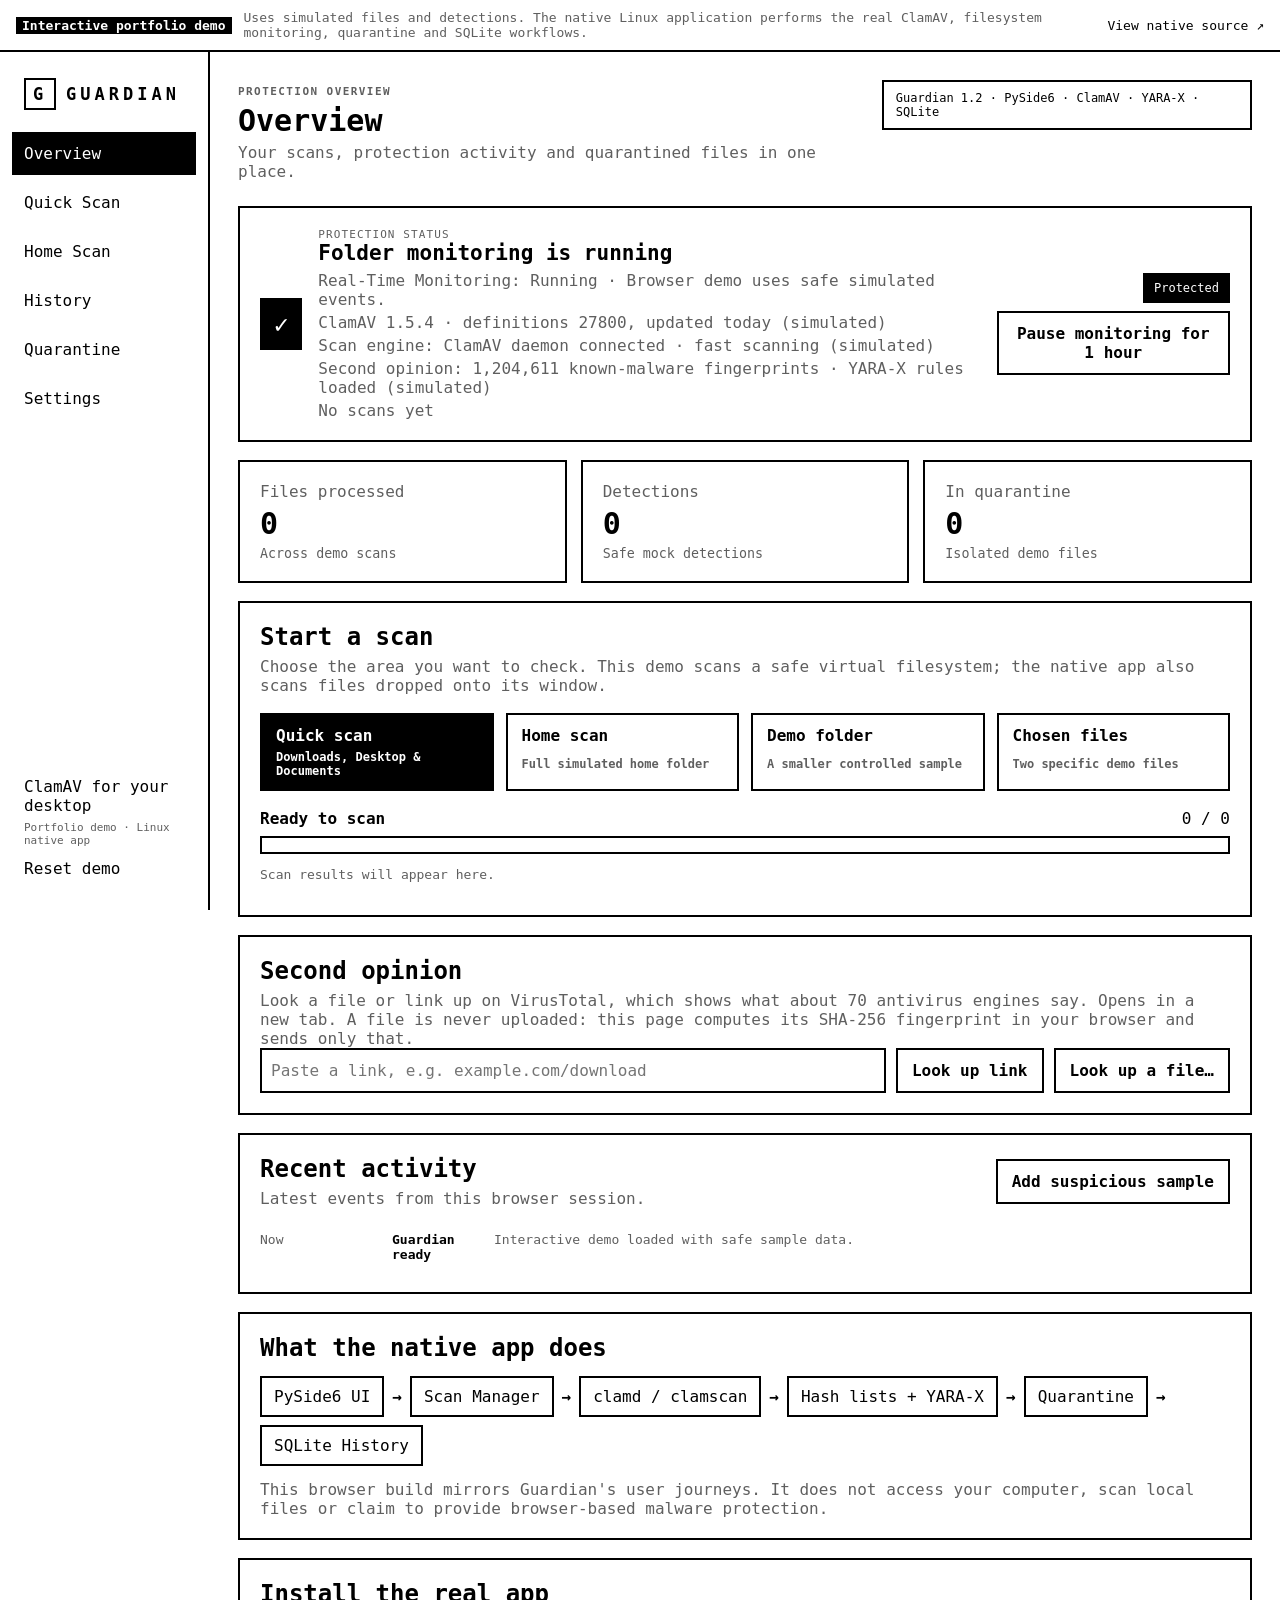
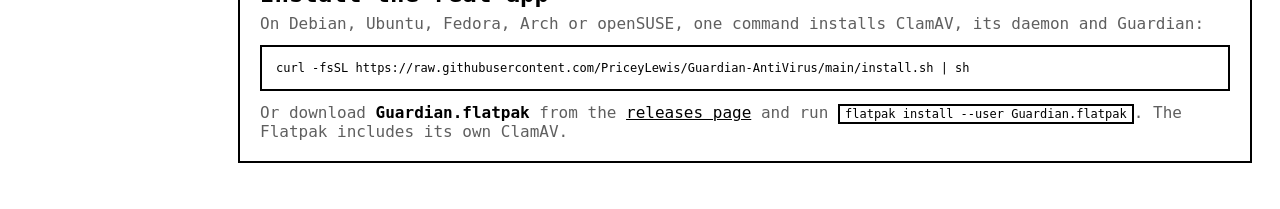
<file: index.html>
<!doctype html>
<html lang="en">
<head>
  <meta charset="utf-8">
  <meta name="viewport" content="width=device-width,initial-scale=1">
  <meta name="description" content="Interactive portfolio demo of Guardian Antivirus, a PySide6, ClamAV and SQLite Linux desktop security application by Lewis Price.">
  <meta name="theme-color" content="#000000">
  <title>Guardian Antivirus | Interactive Portfolio Demo</title>
  <link rel="stylesheet" href="styles.css">
</head>
<body>
  <div class="demo-banner" role="note">
    <strong>Interactive portfolio demo</strong>
    <span>Uses simulated files and detections. The native Linux application performs the real ClamAV, filesystem monitoring, quarantine and SQLite workflows.</span>
    <a href="https://github.com/PriceyLewis/Guardian-AntiVirus" target="_blank" rel="noreferrer">View native source ↗</a>
  </div>

  <div class="app-shell">
    <aside class="sidebar">
      <div class="brand"><span class="shield">G</span><span>GUARDIAN</span></div>
      <nav aria-label="Guardian demo navigation">
        <button class="nav-item active" data-page="overview">Overview</button>
        <button class="nav-item" data-action="quick-scan">Quick Scan</button>
        <button class="nav-item" data-action="home-scan">Home Scan</button>
        <button class="nav-item" data-page="history">History</button>
        <button class="nav-item" data-page="quarantine">Quarantine <span id="quarantine-badge" class="nav-badge hidden">0</span></button>
        <button class="nav-item" data-page="settings">Settings</button>
      </nav>
      <div class="sidebar-footer">
        <span>ClamAV for your desktop</span>
        <small>Portfolio demo · Linux native app</small>
        <button id="reset-demo" class="text-button">Reset demo</button>
      </div>
    </aside>

    <main class="workspace">
      <section id="page-overview" class="page active" data-page-panel="overview">
        <header class="page-heading">
          <div>
            <p class="eyebrow">Protection overview</p>
            <h1>Overview</h1>
            <p>Your scans, protection activity and quarantined files in one place.</p>
          </div>
          <div class="native-chip">Guardian 1.2 · PySide6 · ClamAV · YARA-X · SQLite</div>
        </header>

        <section class="card protection-card">
          <div class="status-icon" id="protection-icon">✓</div>
          <div>
            <p class="card-kicker">Protection status</p>
            <h2 id="protection-status">Folder monitoring is running</h2>
            <p id="protection-detail">Real-Time Monitoring: Running · Browser demo uses safe simulated events.</p>
            <p id="definitions-line">ClamAV 1.5.4 · definitions 27800, updated today (simulated)</p>
            <p id="engine-line">Scan engine: ClamAV daemon connected · fast scanning (simulated)</p>
            <p id="second-line">Second opinion: 1,204,611 known-malware fingerprints · YARA-X rules loaded (simulated)</p>
            <p id="last-scan-line">No scans yet</p>
          </div>
          <div class="protection-actions">
            <span class="status-pill" id="status-pill">Protected</span>
            <button id="pause-monitoring" class="btn secondary">Pause monitoring for 1 hour</button>
          </div>
        </section>

        <div class="stats-grid">
          <article class="card stat-card"><span>Files processed</span><strong id="stat-files">0</strong><small>Across demo scans</small></article>
          <article class="card stat-card"><span>Detections</span><strong id="stat-threats">0</strong><small>Safe mock detections</small></article>
          <article class="card stat-card"><span>In quarantine</span><strong id="stat-quarantine">0</strong><small>Isolated demo files</small></article>
        </div>

        <section class="card scan-card">
          <div class="section-title-row">
            <div>
              <h2>Start a scan</h2>
              <p>Choose the area you want to check. This demo scans a safe virtual filesystem; the native app also scans files dropped onto its window.</p>
            </div>
            <div class="button-row">
              <button id="pause-scan" class="btn secondary hidden">Pause scan</button>
              <button id="cancel-scan" class="btn secondary hidden">Cancel scan</button>
            </div>
          </div>

          <div class="scan-actions">
            <button class="scan-option primary" data-scan="quick"><strong>Quick scan</strong><span>Downloads, Desktop & Documents</span></button>
            <button class="scan-option" data-scan="home"><strong>Home scan</strong><span>Full simulated home folder</span></button>
            <button class="scan-option" data-scan="custom"><strong>Demo folder</strong><span>A smaller controlled sample</span></button>
            <button class="scan-option" data-scan="files"><strong>Chosen files</strong><span>Two specific demo files</span></button>
          </div>

          <div class="scan-progress-wrap">
            <div class="scan-state-row"><strong id="scan-state">Ready to scan</strong><span id="scan-count">0 / 0</span></div>
            <div class="progress-track" aria-label="Scan progress"><div id="progress-bar" class="progress-bar"></div></div>
            <p id="current-file" class="current-file">Scan results will appear here.</p>
            <div id="scan-summary" class="scan-summary hidden"></div>
            <button id="check-detections" class="btn secondary hidden">Check detections on VirusTotal</button>
          </div>
        </section>

        <section class="card">
          <h2>Second opinion</h2>
          <p>Look a file or link up on VirusTotal, which shows what about 70 antivirus engines say. Opens in a new tab. A file is never uploaded: this page computes its SHA-256 fingerprint in your browser and sends only that.</p>
          <div class="folder-add">
            <input id="lookup-link" placeholder="Paste a link, e.g. example.com/download" aria-label="Link to look up">
            <button id="lookup-link-button" class="btn secondary">Look up link</button>
            <label class="btn secondary file-button">Look up a file…<input id="lookup-file" type="file" class="visually-hidden"></label>
          </div>
          <p id="lookup-result" class="muted"></p>
        </section>

        <section class="card">
          <div class="section-title-row">
            <div><h2>Recent activity</h2><p>Latest events from this browser session.</p></div>
            <button id="simulate-download" class="btn secondary">Add suspicious sample</button>
          </div>
          <div id="recent-activity" class="activity-list"></div>
        </section>

        <section class="card architecture-card">
          <h2>What the native app does</h2>
          <div class="architecture-flow">
            <span>PySide6 UI</span><b>→</b><span>Scan Manager</span><b>→</b><span>clamd / clamscan</span><b>→</b><span>Hash lists + YARA-X</span><b>→</b><span>Quarantine</span><b>→</b><span>SQLite History</span>
          </div>
          <p>This browser build mirrors Guardian's user journeys. It does not access your computer, scan local files or claim to provide browser-based malware protection.</p>
        </section>

        <section class="card">
          <h2>Install the real app</h2>
          <p>On Debian, Ubuntu, Fedora, Arch or openSUSE, one command installs ClamAV, its daemon and Guardian:</p>
          <pre class="steps">curl -fsSL https://raw.githubusercontent.com/PriceyLewis/Guardian-AntiVirus/main/install.sh | sh</pre>
          <p>Or download <strong>Guardian.flatpak</strong> from the <a href="https://github.com/PriceyLewis/Guardian-AntiVirus/releases" target="_blank" rel="noreferrer">releases page</a> and run <code>flatpak install --user Guardian.flatpak</code>. The Flatpak includes its own ClamAV.</p>
        </section>
      </section>

      <section id="page-history" class="page" data-page-panel="history">
        <header class="page-heading"><div><p class="eyebrow">Audit trail</p><h1>Scan history</h1><p>Review demo file results. Errors mean a file was not successfully checked. Suspicious files matched a YARA rule only and were left in place: look them up, then move them to quarantine or ignore them.</p></div></header>
        <section class="card">
          <div class="toolbar">
            <input id="history-search" type="search" placeholder="Search file paths or threat names…" aria-label="Search history">
            <select id="history-filter" aria-label="Filter history">
              <option value="">All results</option>
              <option value="clean">Clean</option>
              <option value="found">Detections</option>
              <option value="suspicious">Suspicious</option>
              <option value="error">Errors</option>
            </select>
            <select id="history-period" aria-label="History period">
              <option value="0">All time</option>
              <option value="1">Last 24 hours</option>
              <option value="7">Last 7 days</option>
              <option value="30">Last 30 days</option>
            </select>
            <button id="export-history" class="btn secondary">Export CSV</button>
          </div>
          <div class="table-wrap">
            <table><thead><tr><th>Time</th><th>File path</th><th>Result</th><th>Details</th><th>Action</th></tr></thead><tbody id="history-body"></tbody></table>
          </div>
          <p id="history-count" class="muted"></p>
        </section>
      </section>

      <section id="page-quarantine" class="page" data-page-panel="quarantine">
        <header class="page-heading"><div><p class="eyebrow">Isolation</p><h1>Quarantine</h1><p>Detected demo files are isolated here. The native app moves real detections into a protected local quarantine directory.</p></div></header>
        <section class="card">
          <div class="toolbar">
            <input id="quarantine-search" type="search" placeholder="Search files, detections or SHA-256…" aria-label="Search quarantine">
            <button id="export-quarantine" class="btn secondary">Export report</button>
          </div>
          <div class="table-wrap">
            <table><thead><tr><th>Date</th><th>Original file</th><th>Detection</th><th>SHA-256</th><th>Action</th></tr></thead><tbody id="quarantine-body"></tbody></table>
          </div>
          <p id="quarantine-empty" class="empty-state">Quarantine is empty. Detected files will appear here.</p>
          <p id="quarantine-usage" class="muted"></p>
        </section>
      </section>

      <section id="page-settings" class="page" data-page-panel="settings">
        <header class="page-heading"><div><p class="eyebrow">Preferences</p><h1>Settings</h1><p>Changes save automatically in this browser using localStorage.</p></div></header>

        <section class="card settings-card">
          <h2>Protection</h2>
          <p>These switches mirror the native application's persisted settings.</p>
          <label class="setting-row"><span><strong>Monitor files in real time</strong><small>Simulate asynchronous detection for new demo files.</small></span><input type="checkbox" data-setting="realtime"></label>
          <label class="setting-row"><span><strong>Inspect archives</strong><small>Mirrors the ClamAV archive-policy preference.</small></span><input type="checkbox" data-setting="archives"></label>
          <label class="setting-row"><span><strong>Skip files that have not changed</strong><small>Scans pass over files already found clean and unmodified since; everything is rechecked when definitions update.</small></span><input type="checkbox" data-setting="skip_unchanged"></label>
          <label class="setting-row"><span><strong>Skip audio, video and image files in folder scans</strong><small>Files you pick yourself are always scanned.</small></span><input type="checkbox" data-setting="skip_media"></label>
        </section>

        <section class="card settings-card">
          <h2>Extra detection engines</h2>
          <p>A second opinion on files ClamAV finds clean, from free threat lists that update daily.</p>
          <label class="setting-row"><span><strong>Check files against known-malware fingerprints</strong><small>An exact SHA-256 match is quarantined like any detection.</small></span><input type="checkbox" data-setting="hash_lookup"></label>
          <label class="setting-row"><span><strong>Scan with YARA-X rules</strong><small>Community rules that recognise malware families and variants.</small></span><input type="checkbox" data-setting="yara_scan"></label>
          <label class="setting-row"><span><strong>Isolate files matched only by YARA rules</strong><small>When off, such files are marked Suspicious in History and left in place.</small></span><input type="checkbox" data-setting="yara_quarantine"></label>
        </section>

        <section class="card settings-card">
          <h2>Schedule</h2>
          <p>Scheduled scans run while Guardian is open, including when it is hidden in the tray.</p>
          <label class="setting-row"><span><strong>Run a daily quick scan</strong><small>Start a quick scan once a day.</small></span><input type="checkbox" data-setting="scheduled_scan"></label>
          <label class="setting-row"><span><strong>Run a weekly home scan</strong><small>Check the whole home folder once a week.</small></span><input type="checkbox" data-setting="weekly_home_scan"></label>
          <label class="setting-row"><span><strong>Preferred time</strong><small>Missed slots run when Guardian next opens.</small></span><select data-choice="scan_hour" aria-label="Preferred scan time"><option value="-1">Any time</option><option value="9">09:00</option><option value="13">13:00</option><option value="18">18:00</option><option value="22">22:00</option></select></label>
          <label class="setting-row"><span><strong>Run scheduled scans gently</strong><small>One worker at low processor and disk priority.</small></span><input type="checkbox" data-setting="gentle_scheduled"></label>
        </section>

        <section class="card settings-card">
          <h2>Quarantine &amp; history</h2>
          <label class="setting-row"><span><strong>Automatically delete quarantined files</strong><small>Old quarantined files are permanently deleted at this age.</small></span><select data-choice="quarantine_retention_days" aria-label="Quarantine retention"><option value="0">Never</option><option value="30">After 30 days</option><option value="90">After 90 days</option></select></label>
          <label class="setting-row"><span><strong>Keep scan history for</strong><small>Older per-file results are deleted.</small></span><select data-choice="history_retention_days" aria-label="History retention"><option value="0">Forever</option><option value="30">30 days</option><option value="90">90 days</option><option value="365">1 year</option></select></label>
        </section>

        <section class="card settings-card">
          <h2>Desktop</h2>
          <label class="setting-row"><span><strong>Show desktop notifications</strong><small>Shows in-demo notifications when a sample is quarantined.</small></span><input type="checkbox" data-setting="notifications"></label>
          <label class="setting-row"><span><strong>Start Guardian at login</strong><small>Demonstrates the native autostart preference.</small></span><input type="checkbox" data-setting="startup"></label>
          <label class="setting-row"><span><strong>Keep running when the window closes</strong><small>Mirrors native system-tray behaviour.</small></span><input type="checkbox" data-setting="close_to_tray"></label>
          <label class="setting-row"><span><strong>Appearance</strong><small>Follow your system's light or dark preference, or choose one.</small></span><select data-choice="theme" aria-label="Appearance"><option value="system">Match system</option><option value="dark">Dark</option><option value="light">Light</option></select></label>
        </section>

        <section class="card">
          <h2>Monitored folders</h2>
          <p>Real-time monitoring watches these folders. Remove Downloads and new demo samples are no longer caught automatically.</p>
          <ul id="monitored-list" class="folder-list"></ul>
          <div class="folder-add"><input id="monitored-input" placeholder="/home/demo/Projects" aria-label="Folder to monitor"><button id="monitored-add" class="btn secondary">Add folder</button></div>
        </section>

        <section class="card">
          <h2>Excluded folders</h2>
          <p>Scans and monitoring skip these folders. Exclude /home/demo/Downloads to see a scan skip the sample.</p>
          <ul id="excluded-list" class="folder-list"></ul>
          <div class="folder-add"><input id="excluded-input" placeholder="/home/demo/Downloads" aria-label="Folder to exclude"><button id="excluded-add" class="btn secondary">Add folder</button></div>
        </section>

        <section class="card">
          <h2>Block threats before they open (advanced)</h2>
          <p>The native app checks whether ClamAV's on-access scanner (clamonacc) is running and generates the exact administrator steps for your monitored folders.</p>
          <div class="button-row"><button id="show-onaccess" class="btn secondary">Show setup steps</button></div>
          <pre id="onaccess-steps" class="steps hidden"></pre>
        </section>

        <section class="card">
          <h2>Checks & maintenance</h2>
          <p id="engine-result">Browser demo: ClamAV engine checks are available only in the native Linux build.</p>
          <div class="button-row">
            <button id="check-engine" class="btn secondary">Explain native engine check</button>
            <button id="update-definitions" class="btn secondary">Update definitions</button>
            <button id="restore-defaults" class="btn secondary">Restore defaults</button>
          </div>
        </section>
      </section>
    </main>
  </div>

  <div id="toast-region" class="toast-region" aria-live="polite"></div>
  <script src="app.js"></script>
</body>
</html>
</file>
<file: styles.css>
:root{color-scheme:dark;font-family:Inter,ui-sans-serif,system-ui,-apple-system,BlinkMacSystemFont,"Segoe UI",sans-serif;background:#10151e;color:#e8eef7}*{box-sizing:border-box}body{margin:0;background:#10151e;color:#e8eef7}.demo-banner{display:flex;gap:12px;align-items:center;padding:10px 16px;background:#18212e;border-bottom:1px solid #293548;font-size:13px;position:sticky;top:0;z-index:10}.demo-banner strong{color:#63debb}.demo-banner span{color:#b5c4d9;flex:1}.demo-banner a{color:#91bce9;text-decoration:none}.app-shell{min-height:calc(100vh - 42px);display:grid;grid-template-columns:210px 1fr}.sidebar{background:#0d131c;border-right:1px solid #293548;padding:14px 12px;display:flex;flex-direction:column;position:sticky;top:42px;height:calc(100vh - 42px)}.brand{display:flex;align-items:center;gap:10px;color:#63debb;font-weight:800;font-size:17px;padding:12px}.shield{display:grid;place-items:center;width:32px;height:32px;border:1px solid #315f52;background:#244b48;border-radius:10px}.sidebar nav{display:grid;gap:6px;margin-top:10px}.nav-item,.text-button{border:0;background:transparent;color:#b5c4d9;text-align:left;padding:12px;border-radius:8px;font:inherit;cursor:pointer}.nav-item:hover,.nav-item.active{background:#244b48;color:#b8f5df}.nav-badge{float:right;background:#38242d;color:#ffb3bd;border-radius:999px;padding:1px 7px}.hidden{display:none!important}.sidebar-footer{margin-top:auto;display:grid;gap:6px;color:#9aaac1;padding:12px}.sidebar-footer small{font-size:11px}.text-button{padding:6px 0;color:#91bce9}.workspace{min-width:0}.page{display:none;padding:28px;max-width:1280px;margin:auto}.page.active{display:block}.page-heading{display:flex;justify-content:space-between;gap:20px;align-items:flex-start;margin-bottom:20px}.page-heading h1{font-size:30px;margin:2px 0}.page-heading p{color:#9aaac1;margin:5px 0}.eyebrow{font-size:11px;text-transform:uppercase;letter-spacing:.13em;color:#63debb!important;font-weight:800}.native-chip{border:1px solid #35455e;background:#151e2b;color:#b5c4d9;padding:9px 12px;border-radius:999px;font-size:12px}.card{background:#18212e;border:1px solid #293548;border-radius:12px;padding:20px;margin-bottom:18px}.protection-card{display:flex;align-items:center;gap:16px}.status-icon{display:grid;place-items:center;width:52px;height:52px;border-radius:14px;background:#244b48;color:#63debb;font-size:25px;font-weight:800}.protection-card h2{margin:3px 0 5px;font-size:21px}.protection-card p{margin:0;color:#9aaac1}.card-kicker{font-size:11px;text-transform:uppercase;letter-spacing:.1em}.status-pill{margin-left:auto;background:#244b48;color:#b8f5df;border:1px solid #315f52;padding:7px 10px;border-radius:999px;font-size:12px}.stats-grid{display:grid;grid-template-columns:repeat(3,1fr);gap:14px}.stat-card{display:grid;gap:5px}.stat-card span,.stat-card small{color:#9aaac1}.stat-card strong{font-size:30px;color:#f6f9ff}.section-title-row{display:flex;justify-content:space-between;align-items:center;gap:16px}.section-title-row h2,.card h2{margin:0 0 6px}.section-title-row p,.card>p{color:#9aaac1;margin:0}.scan-actions{display:grid;grid-template-columns:repeat(4,1fr);gap:12px;margin:18px 0}.scan-option,.btn{background:#243246;border:1px solid #35455e;color:#e8eef7;border-radius:8px;padding:11px 14px;cursor:pointer;font:inherit}.scan-option{display:grid;text-align:left;gap:5px}.scan-option span{color:#9aaac1;font-size:12px}.scan-option:hover,.btn:hover{background:#30435e;border-color:#6585a5}.scan-option.primary{background:#60d6ae;color:#102b23;border-color:#60d6ae}.scan-option.primary span{color:#214d40}.scan-option:disabled{opacity:.45;cursor:not-allowed}.progress-track{height:16px;background:#0e1520;border:1px solid #293548;border-radius:6px;overflow:hidden}.progress-bar{height:100%;width:0;background:#398f7b;transition:width .18s}.scan-state-row{display:flex;justify-content:space-between;margin:8px 0}.current-file,.muted{color:#9aaac1;font-size:13px}.scan-summary{margin-top:10px;color:#b8f5df}.activity-list{display:grid;gap:8px;margin-top:14px}.activity-item{display:grid;grid-template-columns:120px 90px 1fr;gap:12px;padding:10px 0;border-top:1px solid #293548;font-size:13px}.activity-item:first-child{border-top:0}.result-found{color:#ffb3bd}.result-clean{color:#8fdbbe}.result-error{color:#edba73}.architecture-flow{display:flex;align-items:center;flex-wrap:wrap;gap:8px;margin:14px 0}.architecture-flow span{padding:9px 12px;background:#151e2b;border:1px solid #35455e;border-radius:8px}.toolbar{display:flex;gap:10px;margin-bottom:14px}.toolbar input,.toolbar select{background:#151e2b;border:1px solid #35455e;color:#e8eef7;border-radius:7px;padding:10px;min-height:40px}.toolbar input{flex:1}.table-wrap{overflow:auto;border:1px solid #293548;border-radius:8px}table{width:100%;border-collapse:collapse;background:#141d2a}th{background:#202d40;color:#b5c4d9;text-align:left;padding:11px;font-size:12px}td{padding:10px;border-top:1px solid #263348;font-size:13px}tr:nth-child(even) td{background:#192332}.empty-state{text-align:center;padding:28px;color:#9aaac1}.table-action{display:flex;gap:6px}.table-action button{padding:6px 8px;font-size:12px}.danger{background:#38242d;border-color:#69404d;color:#ffb3bd}.settings-card{display:grid;gap:8px}.setting-row{display:flex;justify-content:space-between;align-items:center;gap:20px;border-top:1px solid #293548;padding:15px 0}.setting-row span{display:grid;gap:5px}.setting-row small{color:#9aaac1}.setting-row input{width:42px;height:22px;accent-color:#60d6ae}.button-row{display:flex;gap:10px;margin-top:14px}.toast-region{position:fixed;right:20px;bottom:20px;z-index:30;display:grid;gap:10px}.toast{max-width:360px;background:#243246;border:1px solid #53657b;border-radius:10px;padding:12px 14px;box-shadow:0 12px 30px #0008}.toast strong{display:block;color:#f6f9ff;margin-bottom:4px}.toast span{color:#b5c4d9;font-size:12px}@media(max-width:850px){
.demo-banner{position:static;flex-direction:column;align-items:flex-start;gap:6px;padding:12px 16px}
.demo-banner span{flex:none}
.app-shell{grid-template-columns:1fr}
.sidebar{position:static;height:auto;border-right:0;border-bottom:1px solid #293548}
.sidebar nav{grid-template-columns:repeat(3,1fr)}
.sidebar-footer{display:none}
.page{padding:18px}
.stats-grid,.scan-actions{grid-template-columns:1fr}
.page-heading{display:block}
.native-chip{display:inline-block;margin-top:10px}
.activity-item{grid-template-columns:1fr}
.protection-card{align-items:flex-start;flex-wrap:wrap}
.status-pill{margin-left:0}
#page-history .table-wrap,#page-quarantine .table-wrap{overflow:visible;border:0}
#page-history table,#page-history tbody,#page-history tr,#page-history td,
#page-quarantine table,#page-quarantine tbody,#page-quarantine tr,#page-quarantine td{display:block;width:100%}
#page-history thead,#page-quarantine thead{display:none}
#page-history tbody,#page-quarantine tbody{display:grid;gap:10px}
#page-history tr,#page-quarantine tr{border:1px solid #293548;border-radius:8px;background:#141d2a;padding:8px}
#page-history td,#page-quarantine td{display:grid;grid-template-columns:92px minmax(0,1fr);gap:8px;border-top:1px solid #263348;padding:9px 6px;overflow-wrap:anywhere}
#page-history td:first-child,#page-quarantine td:first-child{border-top:0}
#page-history td::before,#page-quarantine td::before{color:#9aaac1;font-size:11px;font-weight:700;text-transform:uppercase;letter-spacing:.05em}
#page-history td:nth-child(1)::before{content:"Time"}
#page-history td:nth-child(2)::before{content:"File"}
#page-history td:nth-child(3)::before{content:"Result"}
#page-history td:nth-child(4)::before{content:"Details"}
#page-history td:nth-child(5)::before{content:"Action"}
#page-quarantine td:nth-child(1)::before{content:"Date"}
#page-quarantine td:nth-child(2)::before{content:"Original file"}
#page-quarantine td:nth-child(3)::before{content:"Detection"}
#page-quarantine .table-action{display:flex;width:100%;align-items:center;gap:6px;flex-wrap:wrap}
#page-quarantine .table-action::before{content:"Action";color:#9aaac1;font-size:11px;font-weight:700;text-transform:uppercase;letter-spacing:.05em;flex:0 0 86px}
#page-quarantine .table-action button{flex:1 1 90px}
}
/* Keep history controls usable at phone widths and high zoom. */
@media(max-width:850px){.toolbar{flex-wrap:wrap}.toolbar input{min-width:0;flex-basis:100%}.toolbar select,.toolbar button{flex:1;min-width:0}.current-file{overflow-wrap:anywhere}.section-title-row{flex-wrap:wrap}.setting-row input{flex-shrink:0}.toast-region{left:16px;right:16px}.toast{max-width:100%}}
@media(max-width:850px){.sidebar nav{grid-template-columns:repeat(3,minmax(0,1fr))}.nav-item{min-width:0;padding:12px 6px;font-size:14px;overflow-wrap:anywhere}}
/* Release 1.1 parity: pause control, folder lists, on-access steps and fingerprints. */
.protection-actions{margin-left:auto;display:grid;gap:8px;justify-items:end}
.protection-card p+p{margin-top:4px}
.folder-list{list-style:none;margin:14px 0;padding:0;display:grid;gap:6px}
.folder-list li{display:flex;justify-content:space-between;align-items:center;gap:10px;background:#141c28;border-radius:8px;padding:8px 10px;overflow-wrap:anywhere}
.folder-list li.muted{background:transparent;padding:4px 0}
.folder-list button{padding:6px 10px;font-size:12px;flex-shrink:0}
.folder-add{display:flex;gap:10px}
.folder-add input,.setting-row select{background:#151e2b;border:1px solid #35455e;color:#e8eef7;border-radius:7px;padding:9px;min-height:40px;font:inherit}
.folder-add input{flex:1;min-width:0}
.steps{background:#0e1520;border:1px solid #293548;border-radius:8px;padding:14px;overflow:auto;font-size:12px;white-space:pre-wrap;overflow-wrap:anywhere}
@media(max-width:850px){.scan-actions{grid-template-columns:repeat(2,minmax(0,1fr))}.protection-actions{margin-left:0;justify-items:start}#page-quarantine td:nth-child(4)::before{content:"SHA-256"}.folder-add{flex-wrap:wrap}.folder-add input{flex-basis:100%}.folder-add button{flex:1}.folder-list li span{font-size:13px}}
/* Light appearance, chosen in Settings or followed from the system. */
:root[data-theme=light]{color-scheme:light;background:#f4f6fa;color:#1b2433}
[data-theme=light] body{background:#f4f6fa;color:#1b2433}
[data-theme=light] .demo-banner{background:#ffffff;border-color:#d8dee8}
[data-theme=light] .demo-banner strong,[data-theme=light] .brand,[data-theme=light] .eyebrow{color:#13856a!important}
[data-theme=light] .demo-banner span,[data-theme=light] .nav-item,[data-theme=light] th{color:#3c4a5e}
[data-theme=light] .demo-banner a,[data-theme=light] .text-button{color:#1d5fa6}
[data-theme=light] .sidebar{background:#eef2f7;border-color:#d8dee8}
[data-theme=light] .nav-item:hover,[data-theme=light] .nav-item.active,[data-theme=light] .shield,[data-theme=light] .status-icon,[data-theme=light] .status-pill{background:#cdeee2;color:#0d4f3f;border-color:#a6dcc8}
[data-theme=light] .card,[data-theme=light] table{background:#ffffff;border-color:#d8dee8}
[data-theme=light] .page-heading p,[data-theme=light] .protection-card p,[data-theme=light] .stat-card span,[data-theme=light] .stat-card small,[data-theme=light] .section-title-row p,[data-theme=light] .card>p,[data-theme=light] .current-file,[data-theme=light] .muted,[data-theme=light] .setting-row small,[data-theme=light] .sidebar-footer,[data-theme=light] .scan-option span,[data-theme=light] .empty-state,[data-theme=light] .toast span{color:#56657a}
[data-theme=light] .stat-card strong,[data-theme=light] .toast strong{color:#101826}
[data-theme=light] .scan-option,[data-theme=light] .btn,[data-theme=light] .native-chip,[data-theme=light] .architecture-flow span,[data-theme=light] .toolbar input,[data-theme=light] .toolbar select,[data-theme=light] .folder-add input,[data-theme=light] .setting-row select{background:#ffffff;border-color:#c3ccd9;color:#1b2433}
[data-theme=light] .scan-option:hover,[data-theme=light] .btn:hover{background:#eef2f8;border-color:#8a9bb3}
[data-theme=light] .scan-option.primary{background:#14876b;border-color:#14876b;color:#ffffff}
[data-theme=light] .scan-option.primary span{color:#d8f3ea}
[data-theme=light] .danger{background:#fdecef;border-color:#efb7c0;color:#a3283b}
[data-theme=light] .progress-track,[data-theme=light] .steps{background:#e9eef5;border-color:#d8dee8}
[data-theme=light] .progress-bar{background:#4fb898}
[data-theme=light] .scan-summary{color:#13785f}
[data-theme=light] th{background:#e9eef5}
[data-theme=light] td,[data-theme=light] .activity-item,[data-theme=light] .setting-row{border-color:#e1e6ee}
[data-theme=light] tr:nth-child(even) td{background:#f5f7fb}
[data-theme=light] .folder-list li{background:#f0f3f8}
[data-theme=light] .folder-list li.muted{background:transparent}
[data-theme=light] .result-found{color:#a3283b}
[data-theme=light] .result-clean{color:#13785f}
[data-theme=light] .result-error{color:#9a5b00}
[data-theme=light] .nav-badge{background:#fdecef;color:#a3283b}
[data-theme=light] .toast{background:#ffffff;border-color:#c3ccd9;box-shadow:0 12px 30px #1b243333}
[data-theme=light] .table-wrap,[data-theme=light] .card{border-color:#d8dee8}
@media(max-width:850px){[data-theme=light] #page-history tr,[data-theme=light] #page-quarantine tr{background:#ffffff;border-color:#d8dee8}[data-theme=light] #page-history td,[data-theme=light] #page-quarantine td{border-color:#e1e6ee}}
.visually-hidden{position:absolute;width:1px;height:1px;overflow:hidden;clip:rect(0 0 0 0);white-space:nowrap}
.file-button{display:inline-flex;align-items:center;white-space:nowrap}
.file-button:focus-within{outline:2px solid #60d6ae;outline-offset:2px}
.result-suspicious{color:#edba73}.result-ignored{color:#9aaac1}
#check-detections{margin-top:10px}
.section-title-row .button-row{margin-top:0}
code{background:#0e1520;border:1px solid #293548;border-radius:5px;padding:1px 5px;font-size:12px}
[data-theme=light] code{background:#e9eef5;border-color:#d8dee8}
.table-action a.btn{text-decoration:none;padding:6px 8px;font-size:12px}
#lookup-result,#scan-summary,.current-file{overflow-wrap:anywhere}

/* ---- Retro black-and-white theme, matching the native app (assets/themes). ---- */
:root{--paper:#000;--ink:#fff;--dim:#9a9a9a}
[data-theme=light]{--paper:#fff;--ink:#000;--dim:#5f5f5f}
html,body{background:var(--paper)!important;color:var(--ink)!important}
body,button,input,select,textarea,code,pre{font-family:"DejaVu Sans Mono","Liberation Mono",ui-monospace,Menlo,Consolas,monospace!important}
body *{background-color:var(--paper)!important;color:var(--ink)!important;border-color:var(--ink)!important;border-radius:0!important;box-shadow:none!important}
body *::before{color:var(--dim)!important}
.card,.stat-card,.table-wrap,.toolbar input,.toolbar select,.folder-add input,.setting-row select,.steps,code,.toast,.native-chip,.architecture-flow span,.status-icon,.progress-track{border:2px solid var(--ink)!important}
.btn,.scan-option,a.btn{border:2px solid var(--ink)!important;font-weight:700}
.btn:hover,.scan-option:hover:not(:disabled),.nav-item:hover,.text-button:hover,
.btn:hover *,.scan-option:hover:not(:disabled) *,
.nav-item.active,.scan-option.primary,.scan-option.primary *,th,.nav-badge,.status-pill,.status-icon,
.demo-banner strong{background-color:var(--ink)!important;color:var(--paper)!important}
.danger{border-style:dashed!important}
.danger:hover{border-style:solid!important}
button:disabled,.scan-option:disabled{border-style:dotted!important;color:var(--dim)!important}
.muted,small,.page-heading p,.card>p,.section-title-row p,.scan-option span,.stat-card span,.stat-card small,.eyebrow,.current-file,.activity-item span,.setting-row small,.sidebar-footer,.demo-banner span,.protection-card p{color:var(--dim)!important}
.protection-card h2,.stat-card strong,.card h2,.page-heading h1{color:var(--ink)!important}
.result-found,.result-suspicious{font-weight:700;text-decoration:underline}
.demo-banner{border-bottom:2px solid var(--ink)!important}
.sidebar{border-right:2px solid var(--ink)!important}
.brand{letter-spacing:4px}
.shield{border:2px solid var(--ink)!important}
/* Progress fills in solid blocks. */
.progress-bar{background:repeating-linear-gradient(90deg,var(--ink) 0 10px,transparent 10px 13px)!important;transition:none}
.progress-track{height:18px;padding:2px}
tr td{border-top:1px solid var(--ink)!important}
a{text-decoration:underline}
input[type=checkbox]{accent-color:var(--ink)}
/* Wider monospaced labels need button rows to wrap on phones. */
.button-row{flex-wrap:wrap}
/* Outrank the old coloured light-theme labels. */
html[data-theme] .eyebrow{color:var(--dim)!important}
html[data-theme] .brand{color:var(--ink)!important}
html[data-theme] .demo-banner strong{background-color:var(--ink)!important;color:var(--paper)!important;padding:1px 6px}
</file>
